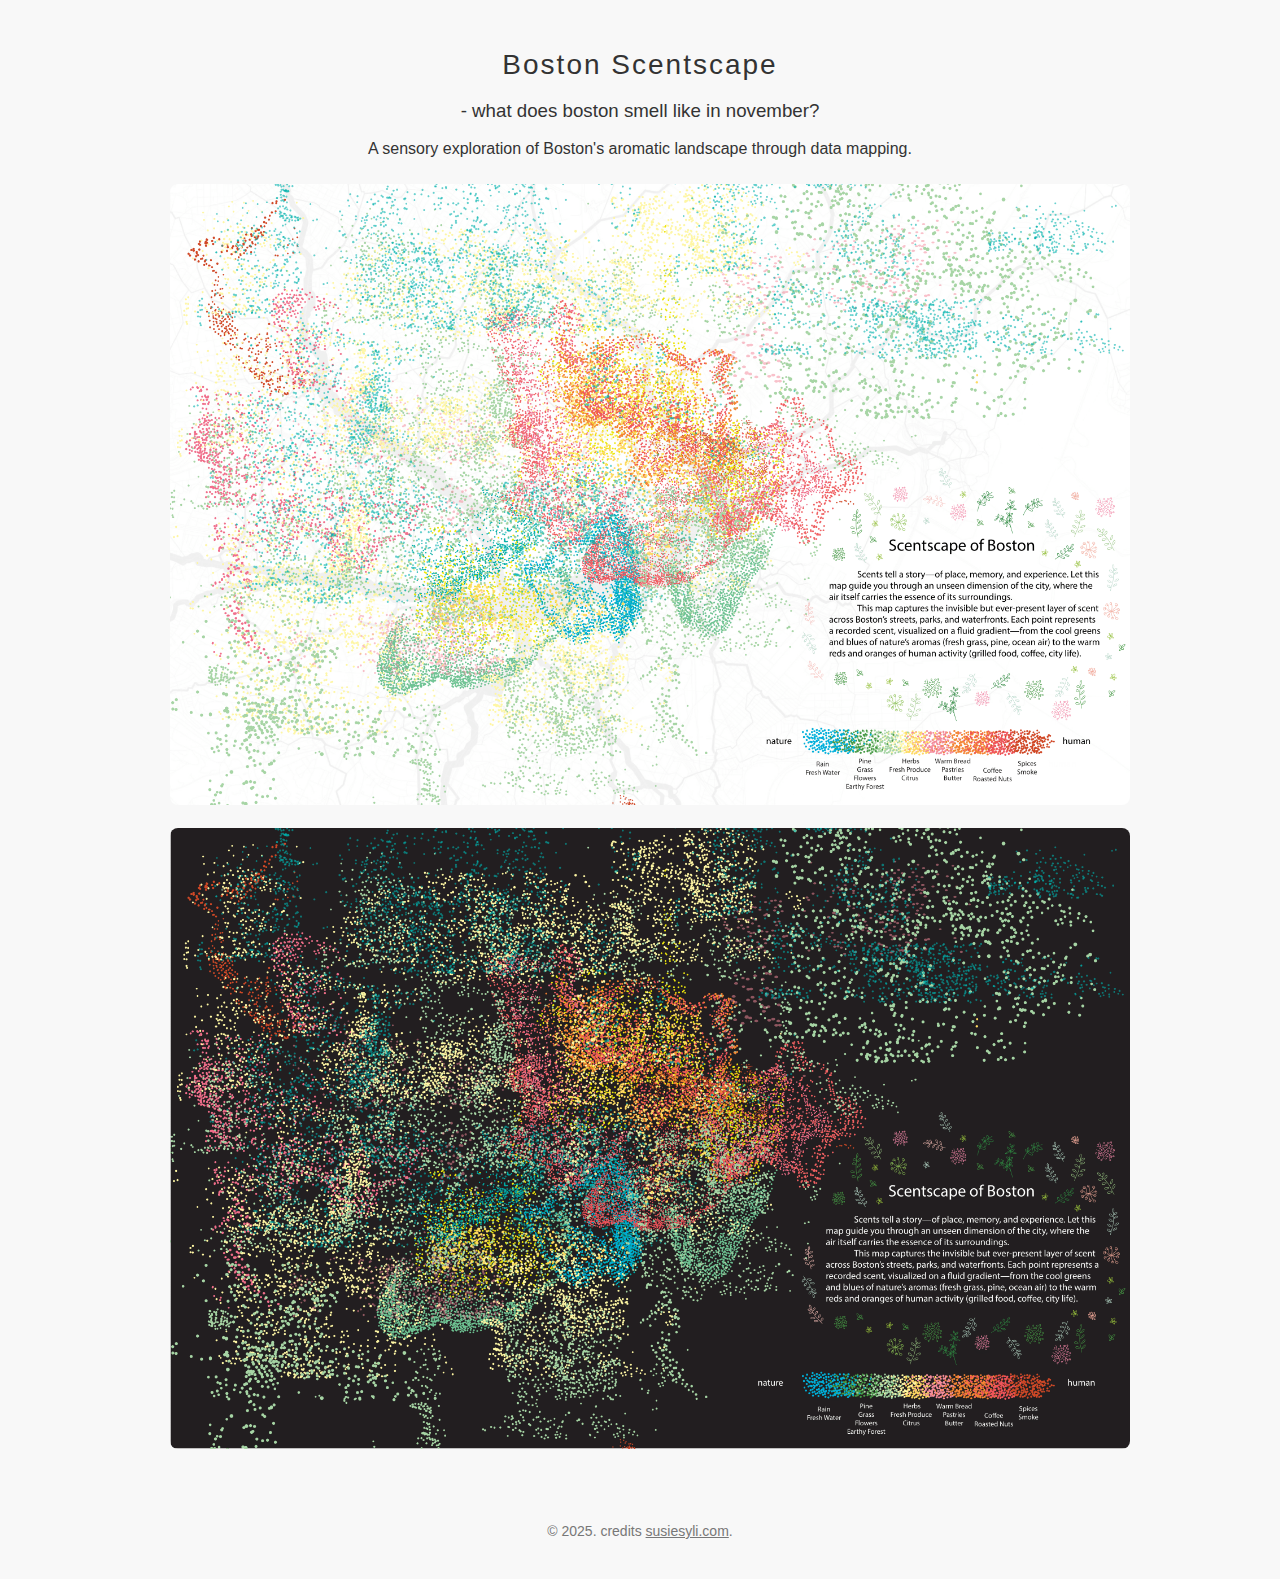
<file: index.html>
<!DOCTYPE html>
<html lang="en">
<head>
    <meta charset="UTF-8">
    <meta name="viewport" content="width=device-width, initial-scale=1.0">
    <title>Boston Scentscape | Sensory Data Mapping</title>
    <link rel="stylesheet" href="styles/main.css">
</head>
<body>
    <div class="container">
        <h1>Boston Scentscape</h1>
        <h3>- what does boston smell like in november?</h6>
        <p>A sensory exploration of Boston's aromatic landscape through data mapping.</p>
        <div class="image-container">
            <img src="images/light.png" alt="Boston Scent Scape Visualization">
            <img src="images/dark.png" alt="Boston Scent Scape Visualization">
        </div>
        <!-- <p class="caption">Distinguishing between nature and human-made scents in Boston.</p> -->
    </div>
    <footer>
        &copy; 2025. credits <a href="https://susiesyli.com">susiesyli.com</a>.
    </footer>
</body>
</html>
</file>
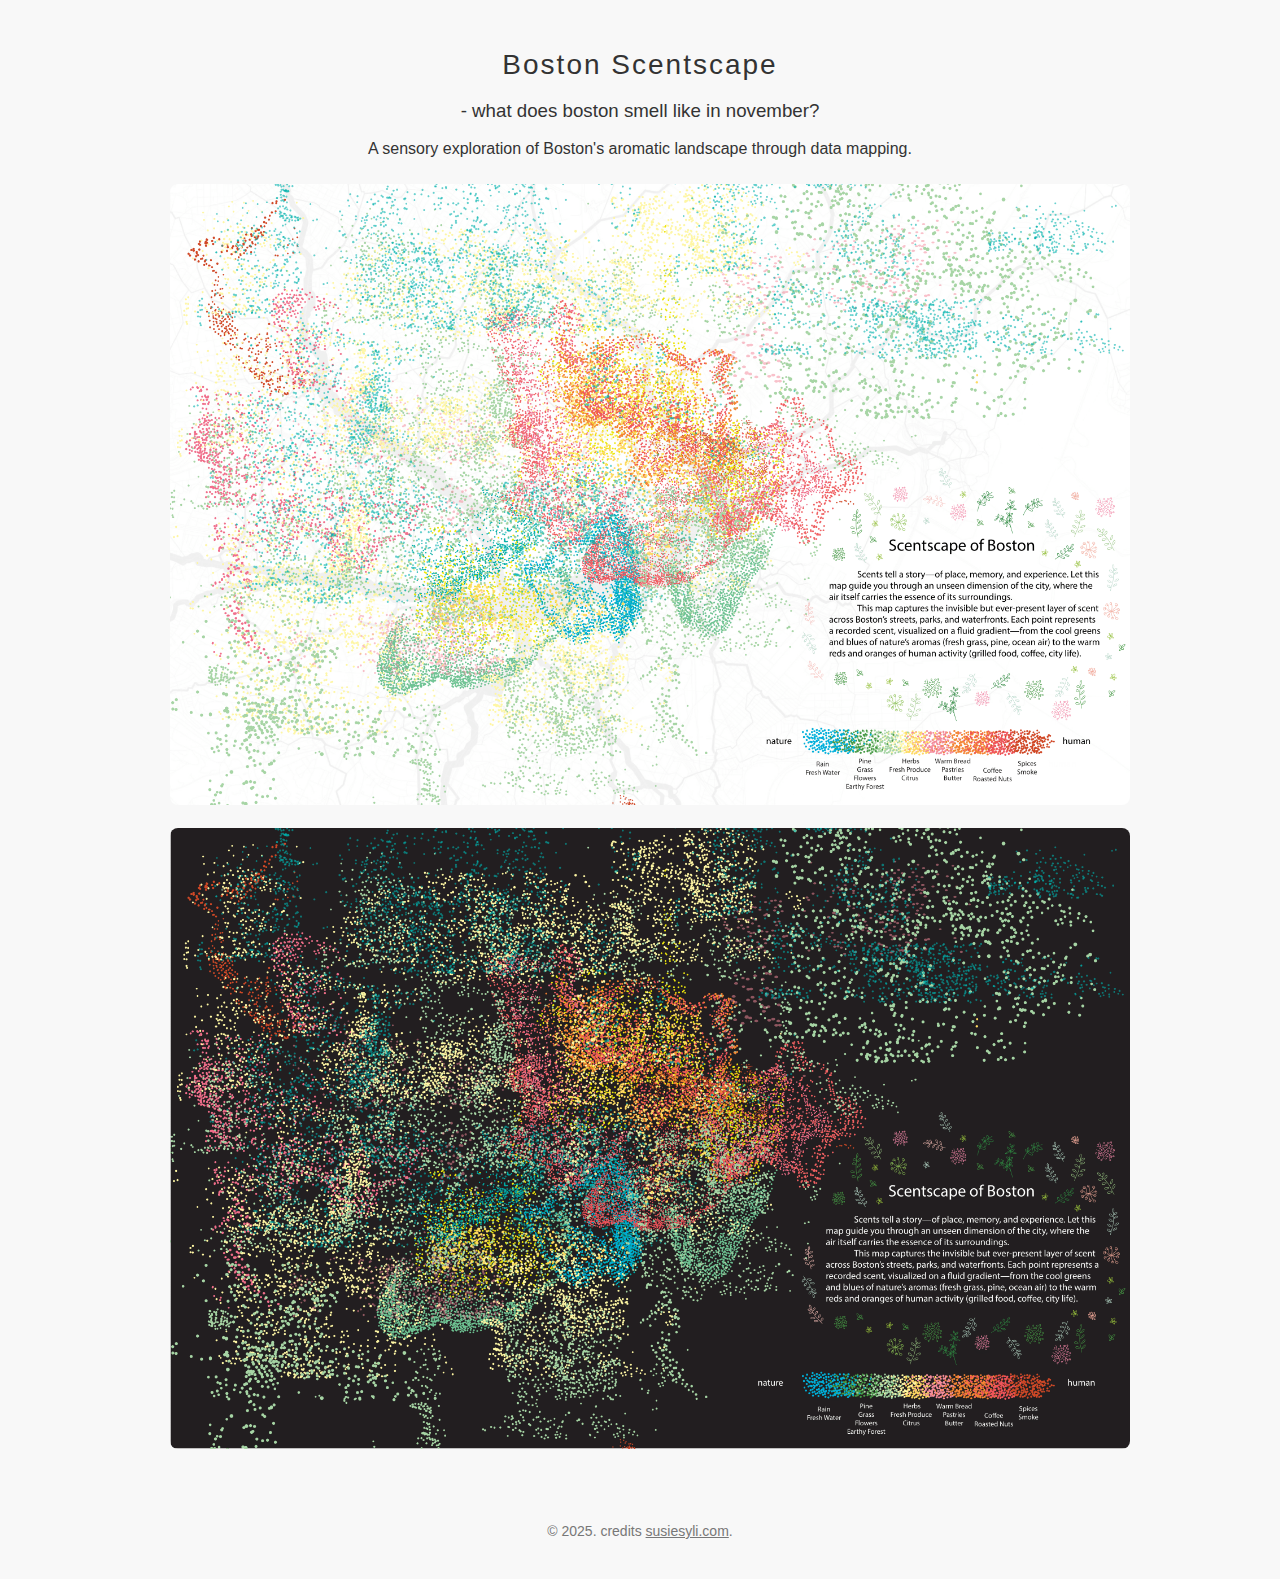
<file: scentscape.html>
<!DOCTYPE html>
<html lang="en">
<head>
    <meta charset="UTF-8">
    <meta name="viewport" content="width=device-width, initial-scale=1.0">
    <title>Boston Scentscape</title>
    <link rel="stylesheet" href="styles/main.css">
</head>
<body>
    <div class="container">
        <h1>Boston Scentscape</h1>
        <h3>- what does boston smell like in november?</h6>
        <p>A sensory exploration of Boston's aromatic landscape through data mapping.</p>
        <div class="image-container">
            <img src="images/light.png" alt="Boston Scent Scape Visualization">
            <img src="images/dark.png" alt="Boston Scent Scape Visualization">
        </div>
        <!-- <p class="caption">Distinguishing between nature and human-made scents in Boston.</p> -->
    </div>
    <footer>
        &copy; 2025. credits <a href="https://susiesyli.com">susiesyli.com</a>.
    </footer>
</body>
</html>
</file>
<file: styles/main.css>
body {
    font-family: 'Helvetica', sans-serif;
    font-weight: lighter;
    margin: 0;
    padding: 0;
    background-color: #f8f8f8;
    color: #333;
    text-align: center;
}
.container {
    /* max-width: 900px; */
    max-width: 75%;
    margin: 20px auto;
    padding: 10px;
}
h1 {
    font-family: 'Helvetica', sans-serif;
    font-weight: lighter;
    font-size: 28px;
    letter-spacing: 2px;
}
h3{
    font-family: 'Helvetica', sans-serif;
    font-weight: lighter;
}
.image-container {
    /* margin-top: 20px; */
    border-radius: 10px;
    overflow: invisible;
}
img {
    width: 100%;
    height: auto;
    border-radius: 8px;
    margin: 1%;
    /* box-shadow: 0px 4px 10px rgba(0, 0, 0, 0.1); */
}
.caption {
    margin-top: 15px;
    font-size: 16px;
    color: #555;
}
footer {
    margin-top: 50px;
    font-size: 14px;
    color: #777;
    padding-bottom: 40px;
}
a:link {
    color: #777;
  }
  
/* visited link */
a:visited {
    text-decoration: none;
    color: #777;
}

/* mouse over link */
a:hover {
    color: #777;
}

/* selected link */
a:active {
    color: #777;
}

/* Responsive Design for iPhones */
@media screen and (max-width: 768px) {
    .container {
        max-width: 90%;
        padding: 15px;
    }
    h1 {
        font-size: 24px;
    }
    .caption {
        font-size: 14px;
    }
    footer {
        font-size: 12px;
        padding-bottom: 20px;
    }
}
</file>
